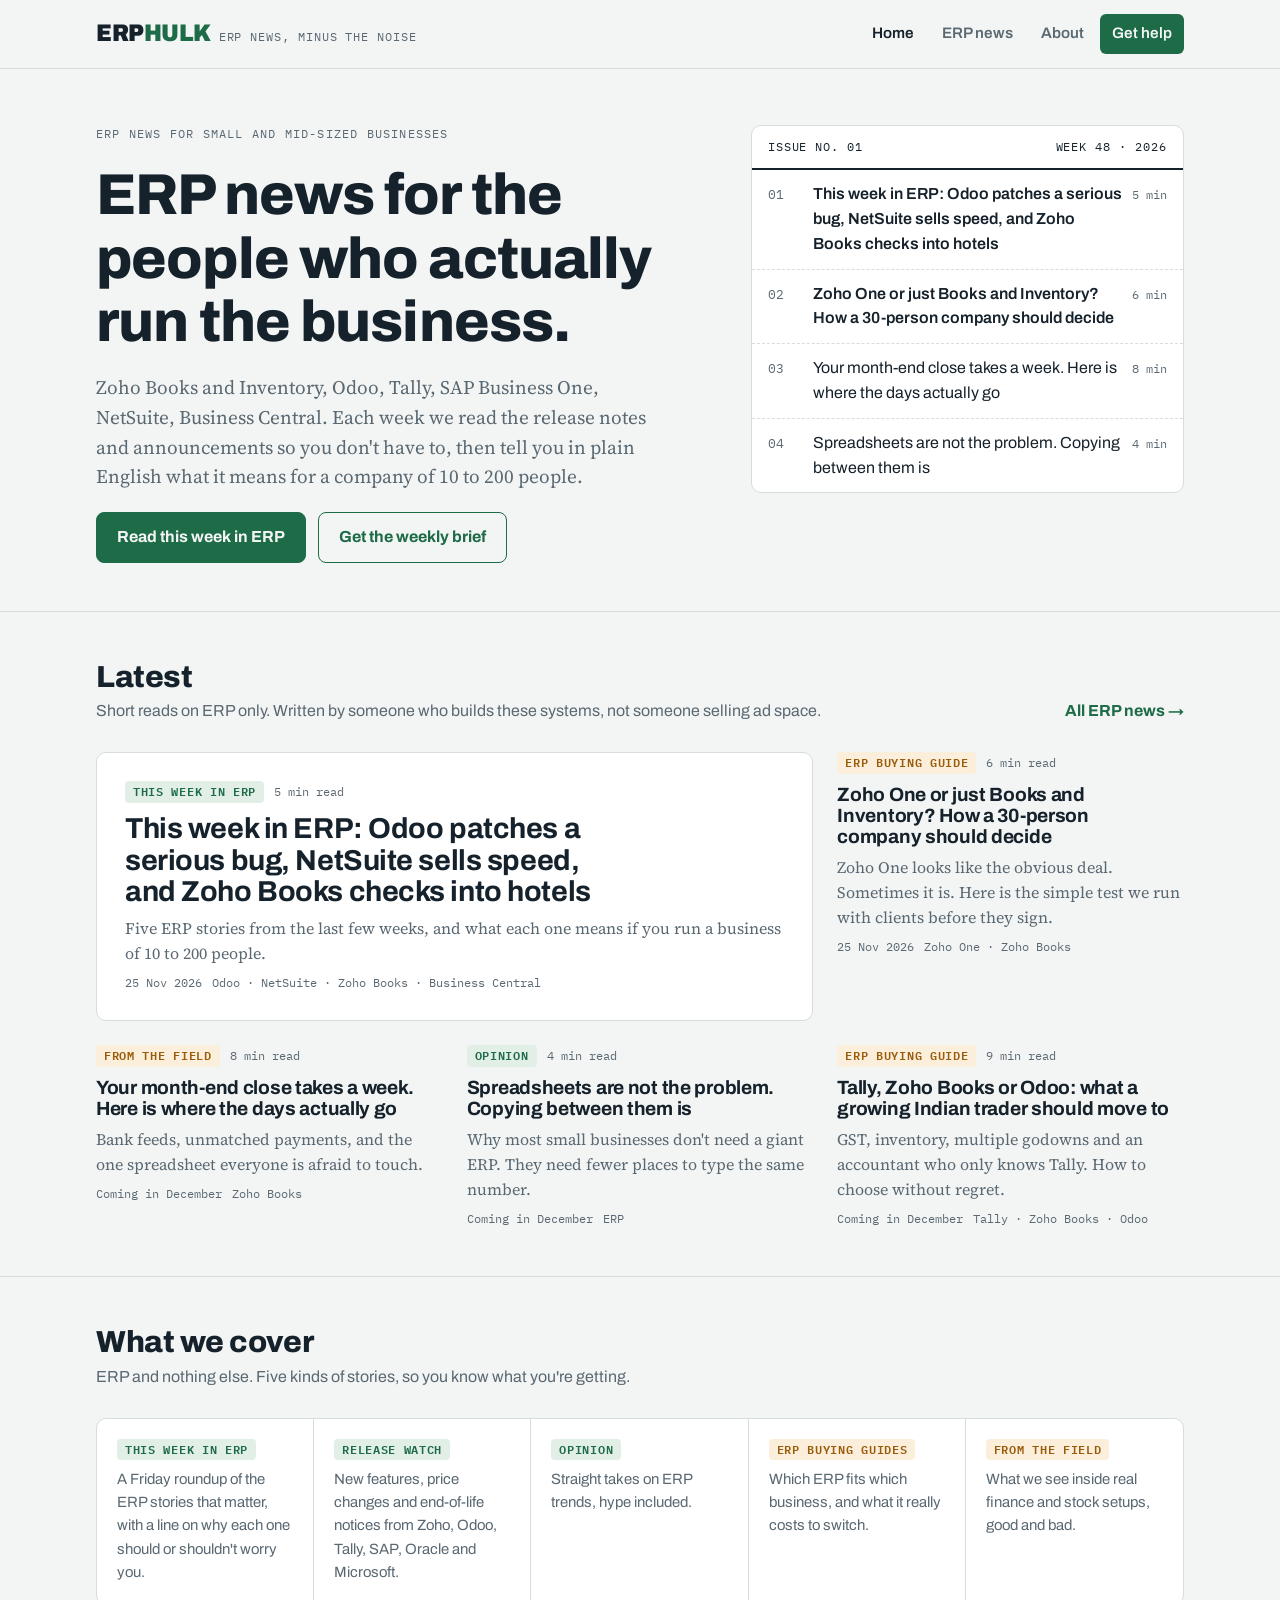
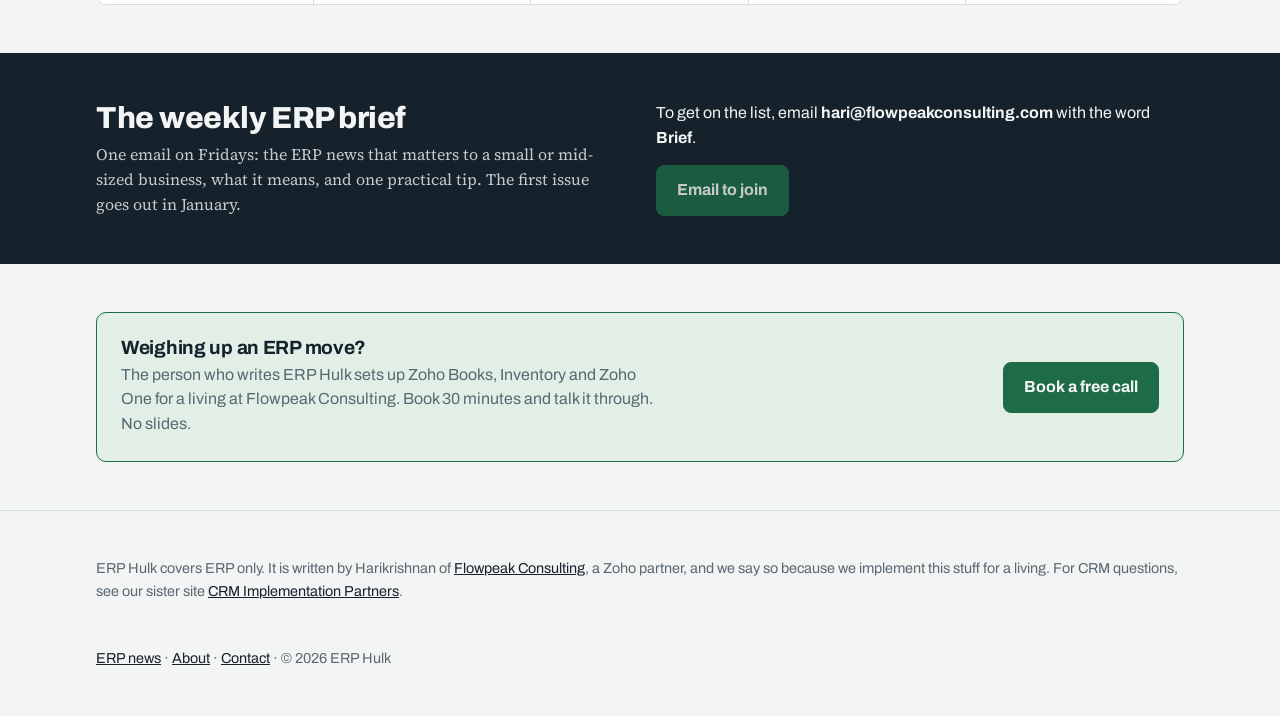
<file: index.html>
<!doctype html>
<html lang="en">
<head>
<meta charset="utf-8">
<meta name="viewport" content="width=device-width, initial-scale=1, viewport-fit=cover">
<title>ERP Hulk: ERP news for small and mid-sized businesses</title>
<meta name="description" content="Plain-English ERP news for owners and finance heads: Zoho Books, Odoo, Tally, SAP Business One, NetSuite and Business Central.">
<link rel="canonical" href="https://www.erphulk.com/">
<meta property="og:title" content="ERP Hulk: ERP news for small and mid-sized businesses">
<meta property="og:description" content="Plain-English ERP news for owners and finance heads: Zoho Books, Odoo, Tally, SAP Business One, NetSuite and Business Central.">
<meta property="og:type" content="website">
<link rel="preconnect" href="https://fonts.googleapis.com"><link rel="preconnect" href="https://fonts.gstatic.com" crossorigin><link rel="stylesheet" href="https://fonts.googleapis.com/css2?family=Archivo:wdth,wght@75..125,400..900&family=IBM+Plex+Mono:wght@400;600&family=Source+Serif+4:opsz,wght@8..60,400;8..60,600&display=swap">
<link rel="stylesheet" href="styles.css">
</head>
<body>
<header class="site-header"><div class="wrap">
<a class="logo" href="index.html"><span class="logo-mark">ERP<span>HULK</span></span><span class="logo-tag">ERP news, minus the noise</span></a>
<nav class="nav" aria-label="Main"><a href="index.html" aria-current="page">Home</a><a href="news.html">ERP news</a><a href="about.html">About</a><a class="nav-cta" href="contact.html">Get help</a></nav>
</div></header>
<main>
<section class="hero"><div class="wrap">
<div class="hero-copy">
<span class="eyebrow">ERP news for small and mid-sized businesses</span>
<h1>ERP news for the people who actually run the business.</h1>
<p class="lede">Zoho Books and Inventory, Odoo, Tally, SAP Business One, NetSuite, Business Central. Each week we read the release notes and announcements so you don't have to, then tell you in plain English what it means for a company of 10 to 200 people.</p>
<div class="hero-actions"><a class="btn btn-primary" href="this-week-in-erp-week-48-2026.html">Read this week in ERP</a><a class="btn btn-ghost" href="#brief">Get the weekly brief</a></div>
</div>
<div class="ledger" aria-label="This issue">
<div class="ledger-head"><span>Issue No. 01</span><span>Week 48 · 2026</span></div>
<ol><li><span class="no">01</span><a href="this-week-in-erp-week-48-2026.html">This week in ERP: Odoo patches a serious bug, NetSuite sells speed, and Zoho Books checks into hotels</a><span class="min">5 min</span></li><li><span class="no">02</span><a href="zoho-one-or-books-and-inventory.html">Zoho One or just Books and Inventory? How a 30-person company should decide</a><span class="min">6 min</span></li><li><span class="no">03</span><span>Your month-end close takes a week. Here is where the days actually go</span><span class="min">8 min</span></li><li><span class="no">04</span><span>Spreadsheets are not the problem. Copying between them is</span><span class="min">4 min</span></li></ol>
</div>
</div></section>

<section class="section"><div class="wrap">
<div class="section-head"><div><h2>Latest</h2><p>Short reads on ERP only. Written by someone who builds these systems, not someone selling ad space.</p></div><a class="link-arrow" href="news.html">All ERP news →</a></div>
<div class="grid">
<article class="story story-feature" data-pillar="news">
<div class="meta"><span class="tag">This week in ERP</span><span>5 min read</span></div>
<div class="story-body" style="display:grid;gap:8px;min-width:0"><h3><a href="this-week-in-erp-week-48-2026.html">This week in ERP: Odoo patches a serious bug, NetSuite sells speed, and Zoho Books checks into hotels</a></h3><p>Five ERP stories from the last few weeks, and what each one means if you run a business of 10 to 200 people.</p><div class="meta"><span>25 Nov 2026</span><span>Odoo · NetSuite · Zoho Books · Business Central</span></div></div>
</article>
<article class="story" data-pillar="guides">
<div class="meta"><span class="tag amber">ERP buying guide</span><span>6 min read</span></div>
<div class="story-body" style="display:grid;gap:8px;min-width:0"><h3><a href="zoho-one-or-books-and-inventory.html">Zoho One or just Books and Inventory? How a 30-person company should decide</a></h3><p>Zoho One looks like the obvious deal. Sometimes it is. Here is the simple test we run with clients before they sign.</p><div class="meta"><span>25 Nov 2026</span><span>Zoho One · Zoho Books</span></div></div>
</article>
<article class="story" data-pillar="field">
<div class="meta"><span class="tag amber">From the field</span><span>8 min read</span></div>
<div class="story-body" style="display:grid;gap:8px;min-width:0"><h3>Your month-end close takes a week. Here is where the days actually go</h3><p>Bank feeds, unmatched payments, and the one spreadsheet everyone is afraid to touch.</p><div class="meta"><span>Coming in December</span><span>Zoho Books</span></div></div>
</article>
<article class="story" data-pillar="opinion">
<div class="meta"><span class="tag">Opinion</span><span>4 min read</span></div>
<div class="story-body" style="display:grid;gap:8px;min-width:0"><h3>Spreadsheets are not the problem. Copying between them is</h3><p>Why most small businesses don't need a giant ERP. They need fewer places to type the same number.</p><div class="meta"><span>Coming in December</span><span>ERP</span></div></div>
</article>
<article class="story" data-pillar="guides">
<div class="meta"><span class="tag amber">ERP buying guide</span><span>9 min read</span></div>
<div class="story-body" style="display:grid;gap:8px;min-width:0"><h3>Tally, Zoho Books or Odoo: what a growing Indian trader should move to</h3><p>GST, inventory, multiple godowns and an accountant who only knows Tally. How to choose without regret.</p><div class="meta"><span>Coming in December</span><span>Tally · Zoho Books · Odoo</span></div></div>
</article>
</div>
</div></section>

<section class="section"><div class="wrap">
<div class="section-head"><div><h2>What we cover</h2><p>ERP and nothing else. Five kinds of stories, so you know what you're getting.</p></div></div>
<div class="pillars">
<div class="pillar"><span class="tag">This week in ERP</span><p>A Friday roundup of the ERP stories that matter, with a line on why each one should or shouldn't worry you.</p></div>
<div class="pillar"><span class="tag">Release watch</span><p>New features, price changes and end-of-life notices from Zoho, Odoo, Tally, SAP, Oracle and Microsoft.</p></div>
<div class="pillar"><span class="tag">Opinion</span><p>Straight takes on ERP trends, hype included.</p></div>
<div class="pillar"><span class="tag amber">ERP buying guides</span><p>Which ERP fits which business, and what it really costs to switch.</p></div>
<div class="pillar"><span class="tag amber">From the field</span><p>What we see inside real finance and stock setups, good and bad.</p></div>
</div>
</div></section>

<section class="band" aria-labelledby="brief"><div class="wrap">
<div><h2 id="brief">The weekly ERP brief</h2><p>One email on Fridays: the ERP news that matters to a small or mid-sized business, what it means, and one practical tip. The first issue goes out in January.</p></div>
<div><p style="margin:0;font-family:var(--font-ui);opacity:1">To get on the list, email <strong>hari@flowpeakconsulting.com</strong> with the word <strong>Brief</strong>.</p>
<p style="margin-top:14px"><a class="btn btn-primary" href="mailto:hari@flowpeakconsulting.com?subject=Brief">Email to join</a></p></div>
</div></section>

<section class="section" style="border-top:0"><div class="wrap"><aside class="help-box">
<div><h3>Weighing up an ERP move?</h3><p>The person who writes ERP Hulk sets up Zoho Books, Inventory and Zoho One for a living at Flowpeak Consulting. Book 30 minutes and talk it through. No slides.</p></div>
<a class="btn btn-primary" href="https://www.flowpeakconsulting.com/contact#book">Book a free call</a>
</aside></div></section>
</main>
<footer class="site-footer"><div class="wrap">
<p>ERP Hulk covers ERP only. It is written by Harikrishnan of <a href="https://www.flowpeakconsulting.com/">Flowpeak Consulting</a>, a Zoho partner, and we say so because we implement this stuff for a living. For CRM questions, see our sister site <a href="https://crmimplementationpartners.com/">CRM Implementation Partners</a>.</p>
<p><a href="news.html">ERP news</a> · <a href="about.html">About</a> · <a href="contact.html">Contact</a> · © 2026 ERP Hulk</p>
</div></footer>
<script>
var bar = document.querySelector(".filters");
if (bar) {
  bar.addEventListener("click", function (e) {
    var b = e.target.closest("button"); if (!b) return;
    bar.querySelectorAll("button").forEach(function (x) { x.setAttribute("aria-pressed", x === b ? "true" : "false"); });
    var k = b.getAttribute("data-filter");
    document.querySelectorAll(".list .story").forEach(function (s) {
      s.hidden = !(k === "all" || s.getAttribute("data-pillar") === k);
    });
  });
}
</script>
</body>
</html>
</file>
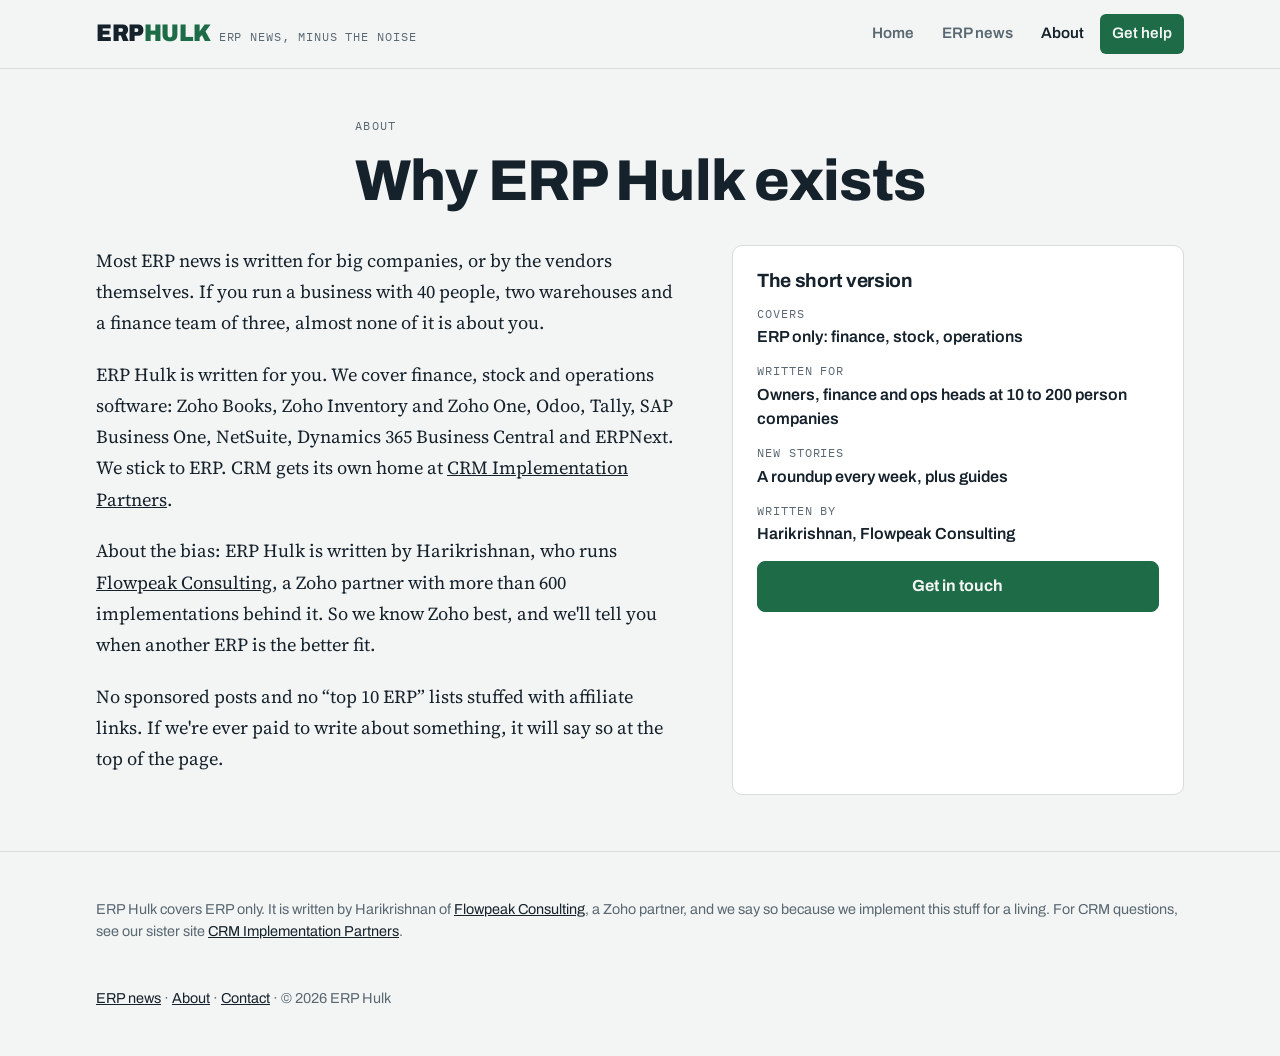
<file: about.html>
<!doctype html>
<html lang="en">
<head>
<meta charset="utf-8">
<meta name="viewport" content="width=device-width, initial-scale=1, viewport-fit=cover">
<title>About · ERP Hulk</title>
<meta name="description" content="Who writes ERP Hulk, what it covers, and where the bias lies.">
<link rel="canonical" href="https://www.erphulk.com/about.html">
<meta property="og:title" content="About · ERP Hulk">
<meta property="og:description" content="Who writes ERP Hulk, what it covers, and where the bias lies.">
<meta property="og:type" content="website">
<link rel="preconnect" href="https://fonts.googleapis.com"><link rel="preconnect" href="https://fonts.gstatic.com" crossorigin><link rel="stylesheet" href="https://fonts.googleapis.com/css2?family=Archivo:wdth,wght@75..125,400..900&family=IBM+Plex+Mono:wght@400;600&family=Source+Serif+4:opsz,wght@8..60,400;8..60,600&display=swap">
<link rel="stylesheet" href="styles.css">
</head>
<body>
<header class="site-header"><div class="wrap">
<a class="logo" href="index.html"><span class="logo-mark">ERP<span>HULK</span></span><span class="logo-tag">ERP news, minus the noise</span></a>
<nav class="nav" aria-label="Main"><a href="index.html">Home</a><a href="news.html">ERP news</a><a href="about.html" aria-current="page">About</a><a class="nav-cta" href="contact.html">Get help</a></nav>
</div></header>
<main>
<section class="page-head"><div class="wrap" style="display:grid;gap:14px">
<span class="eyebrow">About</span>
<h1>Why ERP Hulk exists</h1>
</div></section>
<section><div class="wrap two-col">
<div class="prose">
<p>Most ERP news is written for big companies, or by the vendors themselves. If you run a business with 40 people, two warehouses and a finance team of three, almost none of it is about you.</p>
<p>ERP Hulk is written for you. We cover finance, stock and operations software: Zoho Books, Zoho Inventory and Zoho One, Odoo, Tally, SAP Business One, NetSuite, Dynamics 365 Business Central and ERPNext. We stick to ERP. CRM gets its own home at <a href="https://crmimplementationpartners.com/">CRM Implementation Partners</a>.</p>
<p>About the bias: ERP Hulk is written by Harikrishnan, who runs <a href="https://www.flowpeakconsulting.com/">Flowpeak Consulting</a>, a Zoho partner with more than 600 implementations behind it. So we know Zoho best, and we'll tell you when another ERP is the better fit.</p>
<p>No sponsored posts and no “top 10 ERP” lists stuffed with affiliate links. If we're ever paid to write about something, it will say so at the top of the page.</p>
</div>
<aside class="panel">
<h3>The short version</h3>
<dl>
<div><dt>Covers</dt><dd>ERP only: finance, stock, operations</dd></div>
<div><dt>Written for</dt><dd>Owners, finance and ops heads at 10 to 200 person companies</dd></div>
<div><dt>New stories</dt><dd>A roundup every week, plus guides</dd></div>
<div><dt>Written by</dt><dd>Harikrishnan, Flowpeak Consulting</dd></div>
</dl>
<a class="btn btn-primary" href="contact.html">Get in touch</a>
</aside>
</div></section>
</main>
<footer class="site-footer"><div class="wrap">
<p>ERP Hulk covers ERP only. It is written by Harikrishnan of <a href="https://www.flowpeakconsulting.com/">Flowpeak Consulting</a>, a Zoho partner, and we say so because we implement this stuff for a living. For CRM questions, see our sister site <a href="https://crmimplementationpartners.com/">CRM Implementation Partners</a>.</p>
<p><a href="news.html">ERP news</a> · <a href="about.html">About</a> · <a href="contact.html">Contact</a> · © 2026 ERP Hulk</p>
</div></footer>
<script>
var bar = document.querySelector(".filters");
if (bar) {
  bar.addEventListener("click", function (e) {
    var b = e.target.closest("button"); if (!b) return;
    bar.querySelectorAll("button").forEach(function (x) { x.setAttribute("aria-pressed", x === b ? "true" : "false"); });
    var k = b.getAttribute("data-filter");
    document.querySelectorAll(".list .story").forEach(function (s) {
      s.hidden = !(k === "all" || s.getAttribute("data-pillar") === k);
    });
  });
}
</script>
</body>
</html>
</file>
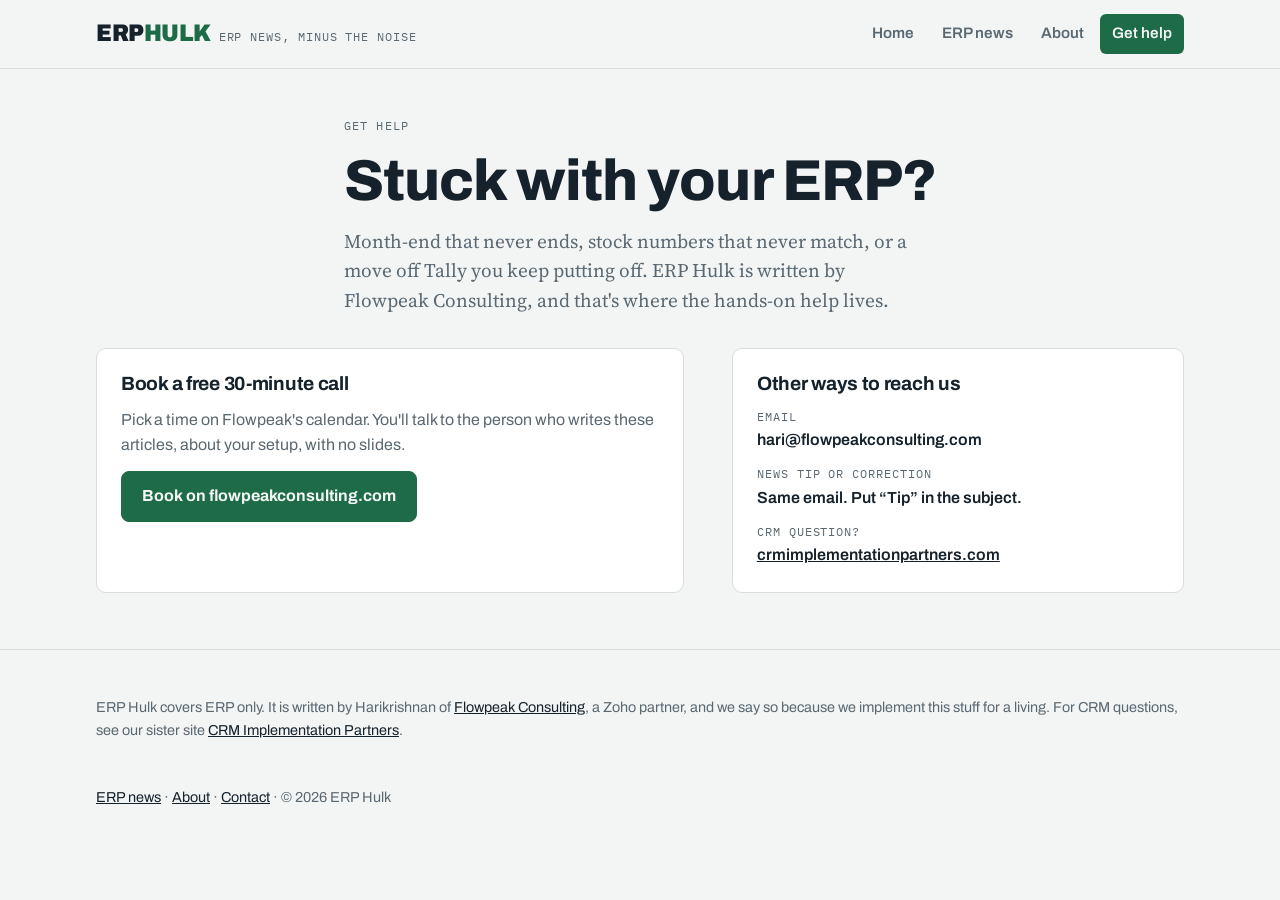
<file: contact.html>
<!doctype html>
<html lang="en">
<head>
<meta charset="utf-8">
<meta name="viewport" content="width=device-width, initial-scale=1, viewport-fit=cover">
<title>Get help · ERP Hulk</title>
<meta name="description" content="Talk to the person behind ERP Hulk about your Zoho Books, Inventory or ERP setup.">
<link rel="canonical" href="https://www.erphulk.com/contact.html">
<meta property="og:title" content="Get help · ERP Hulk">
<meta property="og:description" content="Talk to the person behind ERP Hulk about your Zoho Books, Inventory or ERP setup.">
<meta property="og:type" content="website">
<link rel="preconnect" href="https://fonts.googleapis.com"><link rel="preconnect" href="https://fonts.gstatic.com" crossorigin><link rel="stylesheet" href="https://fonts.googleapis.com/css2?family=Archivo:wdth,wght@75..125,400..900&family=IBM+Plex+Mono:wght@400;600&family=Source+Serif+4:opsz,wght@8..60,400;8..60,600&display=swap">
<link rel="stylesheet" href="styles.css">
</head>
<body>
<header class="site-header"><div class="wrap">
<a class="logo" href="index.html"><span class="logo-mark">ERP<span>HULK</span></span><span class="logo-tag">ERP news, minus the noise</span></a>
<nav class="nav" aria-label="Main"><a href="index.html">Home</a><a href="news.html">ERP news</a><a href="about.html">About</a><a class="nav-cta" href="contact.html" aria-current="page">Get help</a></nav>
</div></header>
<main>
<section class="page-head"><div class="wrap" style="display:grid;gap:14px">
<span class="eyebrow">Get help</span>
<h1>Stuck with your ERP?</h1>
<p class="lede">Month-end that never ends, stock numbers that never match, or a move off Tally you keep putting off. ERP Hulk is written by Flowpeak Consulting, and that's where the hands-on help lives.</p>
</div></section>
<section><div class="wrap two-col">
<div class="panel">
<h3>Book a free 30-minute call</h3>
<p style="margin:0;color:var(--muted)">Pick a time on Flowpeak's calendar. You'll talk to the person who writes these articles, about your setup, with no slides.</p>
<a class="btn btn-primary" href="https://www.flowpeakconsulting.com/contact#book" style="justify-self:start">Book on flowpeakconsulting.com</a>
</div>
<aside class="panel">
<h3>Other ways to reach us</h3>
<dl>
<div><dt>Email</dt><dd>hari@flowpeakconsulting.com</dd></div>
<div><dt>News tip or correction</dt><dd>Same email. Put “Tip” in the subject.</dd></div>
<div><dt>CRM question?</dt><dd><a href="https://crmimplementationpartners.com/">crmimplementationpartners.com</a></dd></div>
</dl>
</aside>
</div></section>
</main>
<footer class="site-footer"><div class="wrap">
<p>ERP Hulk covers ERP only. It is written by Harikrishnan of <a href="https://www.flowpeakconsulting.com/">Flowpeak Consulting</a>, a Zoho partner, and we say so because we implement this stuff for a living. For CRM questions, see our sister site <a href="https://crmimplementationpartners.com/">CRM Implementation Partners</a>.</p>
<p><a href="news.html">ERP news</a> · <a href="about.html">About</a> · <a href="contact.html">Contact</a> · © 2026 ERP Hulk</p>
</div></footer>
<script>
var bar = document.querySelector(".filters");
if (bar) {
  bar.addEventListener("click", function (e) {
    var b = e.target.closest("button"); if (!b) return;
    bar.querySelectorAll("button").forEach(function (x) { x.setAttribute("aria-pressed", x === b ? "true" : "false"); });
    var k = b.getAttribute("data-filter");
    document.querySelectorAll(".list .story").forEach(function (s) {
      s.hidden = !(k === "all" || s.getAttribute("data-pillar") === k);
    });
  });
}
</script>
</body>
</html>
</file>
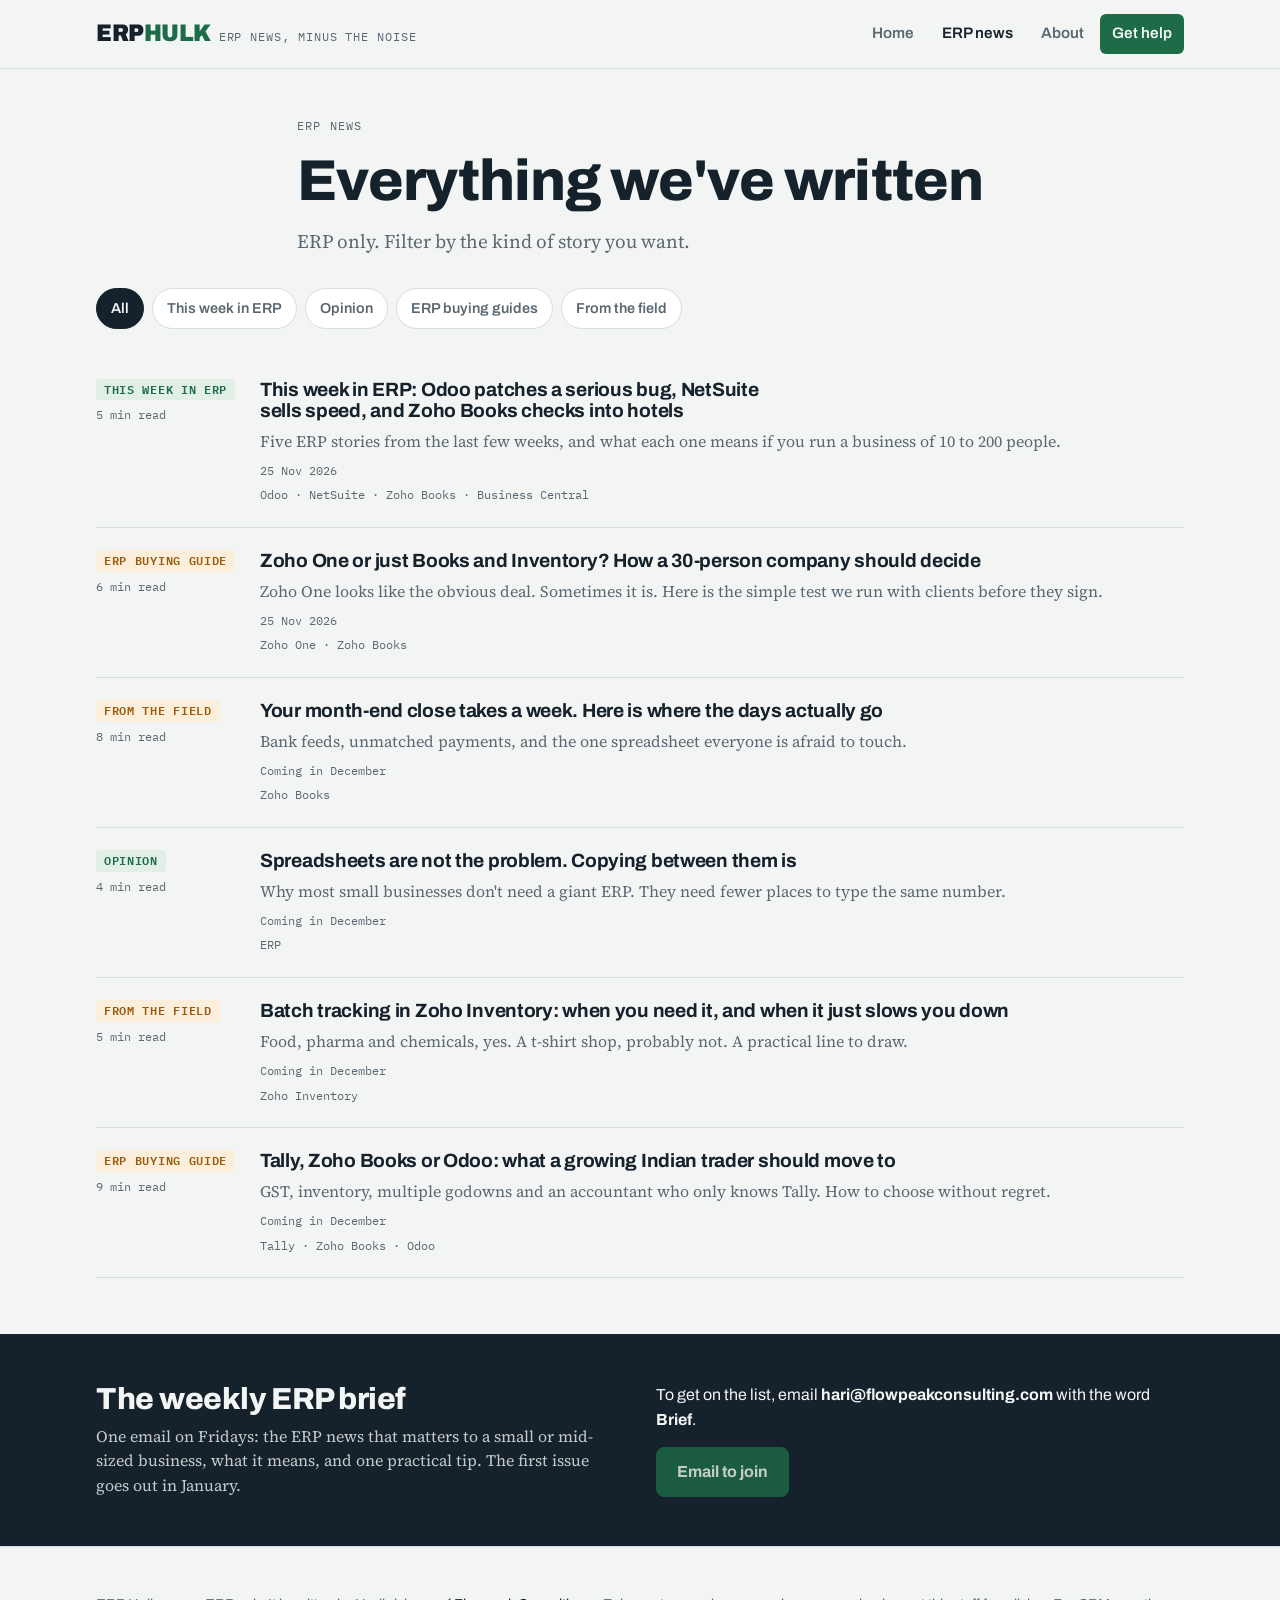
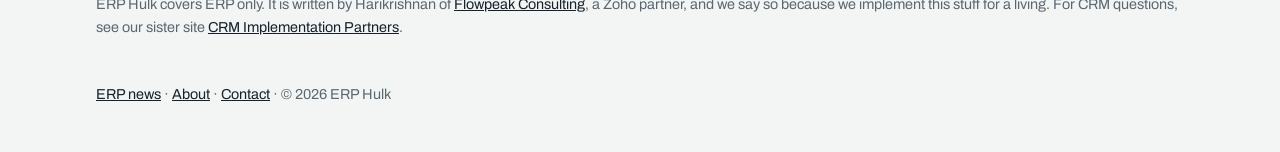
<file: news.html>
<!doctype html>
<html lang="en">
<head>
<meta charset="utf-8">
<meta name="viewport" content="width=device-width, initial-scale=1, viewport-fit=cover">
<title>ERP news · ERP Hulk</title>
<meta name="description" content="All ERP Hulk stories: weekly ERP roundups, opinion, buying guides and notes from real ERP projects.">
<link rel="canonical" href="https://www.erphulk.com/news.html">
<meta property="og:title" content="ERP news · ERP Hulk">
<meta property="og:description" content="All ERP Hulk stories: weekly ERP roundups, opinion, buying guides and notes from real ERP projects.">
<meta property="og:type" content="website">
<link rel="preconnect" href="https://fonts.googleapis.com"><link rel="preconnect" href="https://fonts.gstatic.com" crossorigin><link rel="stylesheet" href="https://fonts.googleapis.com/css2?family=Archivo:wdth,wght@75..125,400..900&family=IBM+Plex+Mono:wght@400;600&family=Source+Serif+4:opsz,wght@8..60,400;8..60,600&display=swap">
<link rel="stylesheet" href="styles.css">
</head>
<body>
<header class="site-header"><div class="wrap">
<a class="logo" href="index.html"><span class="logo-mark">ERP<span>HULK</span></span><span class="logo-tag">ERP news, minus the noise</span></a>
<nav class="nav" aria-label="Main"><a href="index.html">Home</a><a href="news.html" aria-current="page">ERP news</a><a href="about.html">About</a><a class="nav-cta" href="contact.html">Get help</a></nav>
</div></header>
<main>
<section class="page-head"><div class="wrap" style="display:grid;gap:14px">
<span class="eyebrow">ERP news</span>
<h1>Everything we've written</h1>
<p class="lede">ERP only. Filter by the kind of story you want.</p>
</div></section>
<section><div class="wrap" style="padding-bottom:56px">
<div class="filters" role="group" aria-label="Filter stories">
<button type="button" data-filter="all" aria-pressed="true">All</button>
<button type="button" data-filter="news" aria-pressed="false">This week in ERP</button>
<button type="button" data-filter="opinion" aria-pressed="false">Opinion</button>
<button type="button" data-filter="guides" aria-pressed="false">ERP buying guides</button>
<button type="button" data-filter="field" aria-pressed="false">From the field</button>
</div>
<div class="list"><article class="story" data-pillar="news">
<div class="meta"><span class="tag">This week in ERP</span><span>5 min read</span></div>
<div class="story-body" style="display:grid;gap:8px;min-width:0"><h3><a href="this-week-in-erp-week-48-2026.html">This week in ERP: Odoo patches a serious bug, NetSuite sells speed, and Zoho Books checks into hotels</a></h3><p>Five ERP stories from the last few weeks, and what each one means if you run a business of 10 to 200 people.</p><div class="meta"><span>25 Nov 2026</span><span>Odoo · NetSuite · Zoho Books · Business Central</span></div></div>
</article><article class="story" data-pillar="guides">
<div class="meta"><span class="tag amber">ERP buying guide</span><span>6 min read</span></div>
<div class="story-body" style="display:grid;gap:8px;min-width:0"><h3><a href="zoho-one-or-books-and-inventory.html">Zoho One or just Books and Inventory? How a 30-person company should decide</a></h3><p>Zoho One looks like the obvious deal. Sometimes it is. Here is the simple test we run with clients before they sign.</p><div class="meta"><span>25 Nov 2026</span><span>Zoho One · Zoho Books</span></div></div>
</article><article class="story" data-pillar="field">
<div class="meta"><span class="tag amber">From the field</span><span>8 min read</span></div>
<div class="story-body" style="display:grid;gap:8px;min-width:0"><h3>Your month-end close takes a week. Here is where the days actually go</h3><p>Bank feeds, unmatched payments, and the one spreadsheet everyone is afraid to touch.</p><div class="meta"><span>Coming in December</span><span>Zoho Books</span></div></div>
</article><article class="story" data-pillar="opinion">
<div class="meta"><span class="tag">Opinion</span><span>4 min read</span></div>
<div class="story-body" style="display:grid;gap:8px;min-width:0"><h3>Spreadsheets are not the problem. Copying between them is</h3><p>Why most small businesses don't need a giant ERP. They need fewer places to type the same number.</p><div class="meta"><span>Coming in December</span><span>ERP</span></div></div>
</article><article class="story" data-pillar="field">
<div class="meta"><span class="tag amber">From the field</span><span>5 min read</span></div>
<div class="story-body" style="display:grid;gap:8px;min-width:0"><h3>Batch tracking in Zoho Inventory: when you need it, and when it just slows you down</h3><p>Food, pharma and chemicals, yes. A t-shirt shop, probably not. A practical line to draw.</p><div class="meta"><span>Coming in December</span><span>Zoho Inventory</span></div></div>
</article><article class="story" data-pillar="guides">
<div class="meta"><span class="tag amber">ERP buying guide</span><span>9 min read</span></div>
<div class="story-body" style="display:grid;gap:8px;min-width:0"><h3>Tally, Zoho Books or Odoo: what a growing Indian trader should move to</h3><p>GST, inventory, multiple godowns and an accountant who only knows Tally. How to choose without regret.</p><div class="meta"><span>Coming in December</span><span>Tally · Zoho Books · Odoo</span></div></div>
</article></div>
</div></section>
<section class="band" aria-labelledby="brief"><div class="wrap">
<div><h2 id="brief">The weekly ERP brief</h2><p>One email on Fridays: the ERP news that matters to a small or mid-sized business, what it means, and one practical tip. The first issue goes out in January.</p></div>
<div><p style="margin:0;font-family:var(--font-ui);opacity:1">To get on the list, email <strong>hari@flowpeakconsulting.com</strong> with the word <strong>Brief</strong>.</p>
<p style="margin-top:14px"><a class="btn btn-primary" href="mailto:hari@flowpeakconsulting.com?subject=Brief">Email to join</a></p></div>
</div></section>
</main>
<footer class="site-footer"><div class="wrap">
<p>ERP Hulk covers ERP only. It is written by Harikrishnan of <a href="https://www.flowpeakconsulting.com/">Flowpeak Consulting</a>, a Zoho partner, and we say so because we implement this stuff for a living. For CRM questions, see our sister site <a href="https://crmimplementationpartners.com/">CRM Implementation Partners</a>.</p>
<p><a href="news.html">ERP news</a> · <a href="about.html">About</a> · <a href="contact.html">Contact</a> · © 2026 ERP Hulk</p>
</div></footer>
<script>
var bar = document.querySelector(".filters");
if (bar) {
  bar.addEventListener("click", function (e) {
    var b = e.target.closest("button"); if (!b) return;
    bar.querySelectorAll("button").forEach(function (x) { x.setAttribute("aria-pressed", x === b ? "true" : "false"); });
    var k = b.getAttribute("data-filter");
    document.querySelectorAll(".list .story").forEach(function (s) {
      s.hidden = !(k === "all" || s.getAttribute("data-pillar") === k);
    });
  });
}
</script>
</body>
</html>
</file>
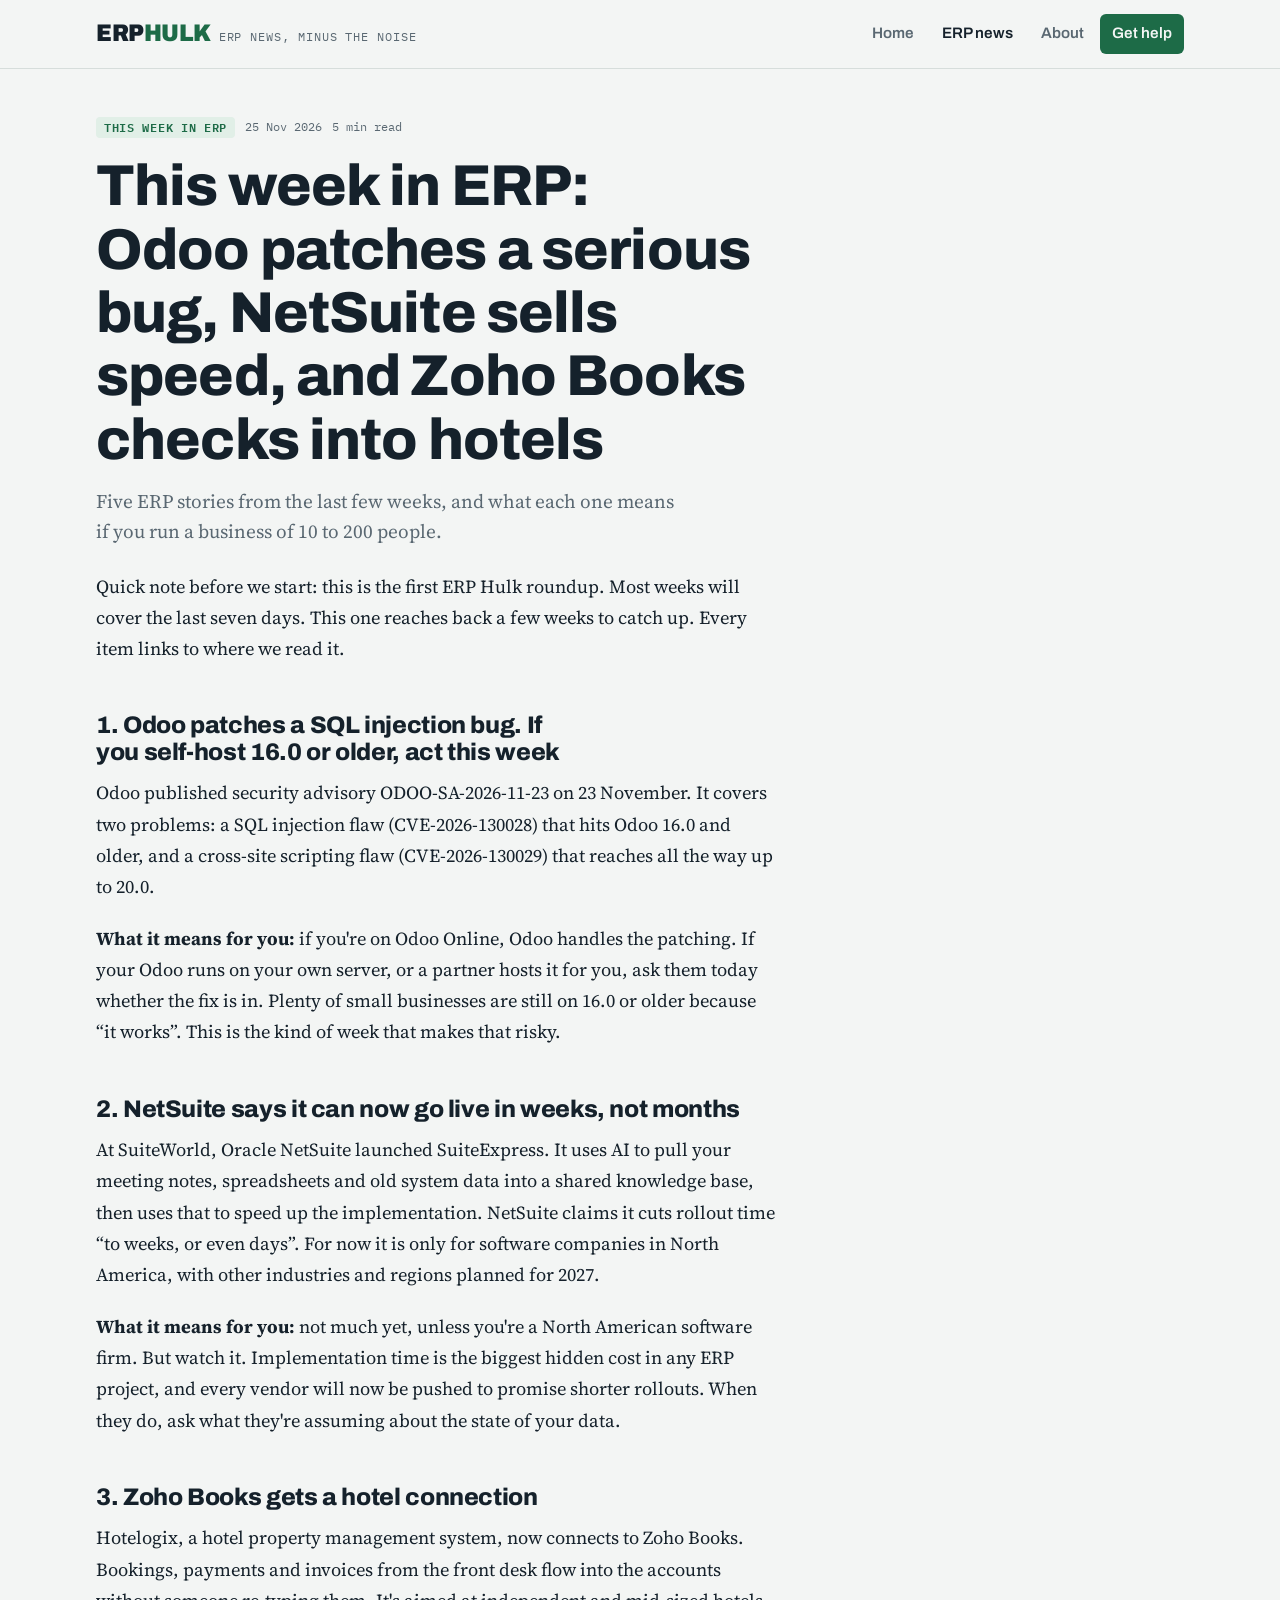
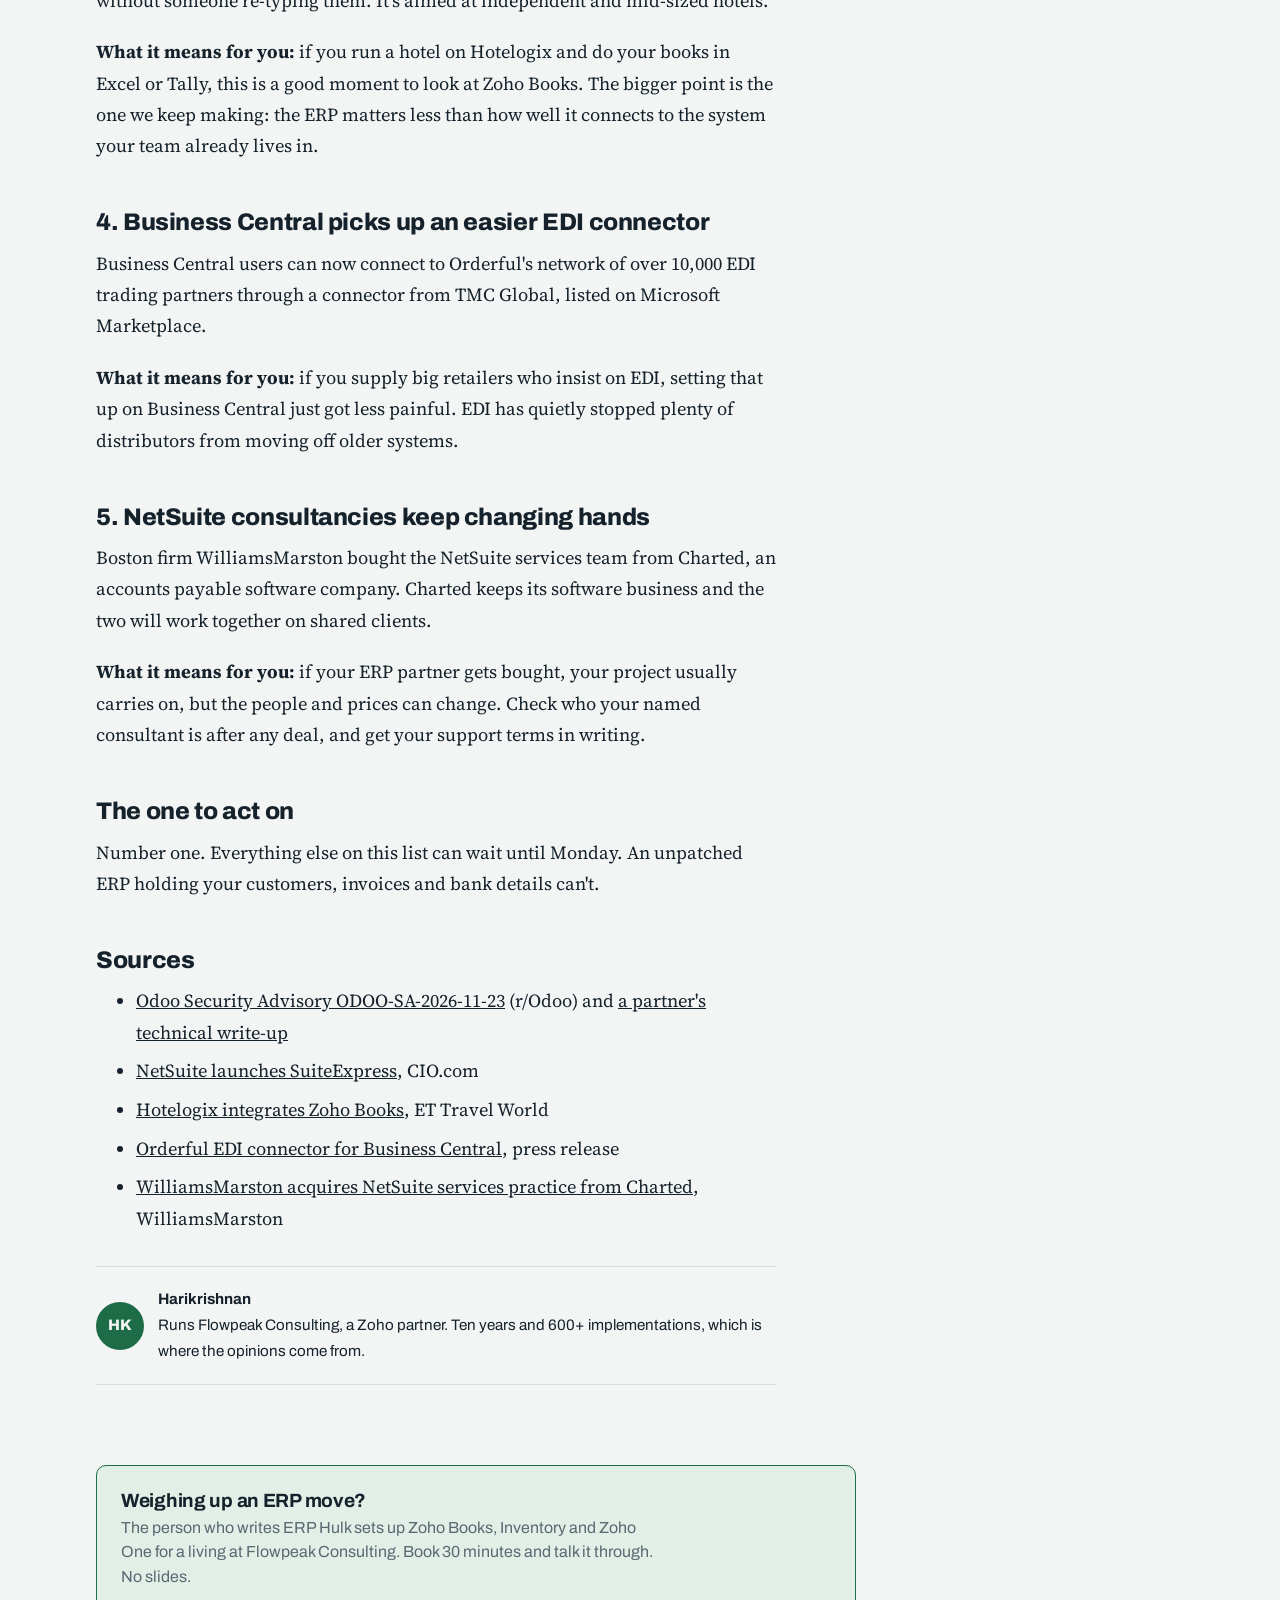
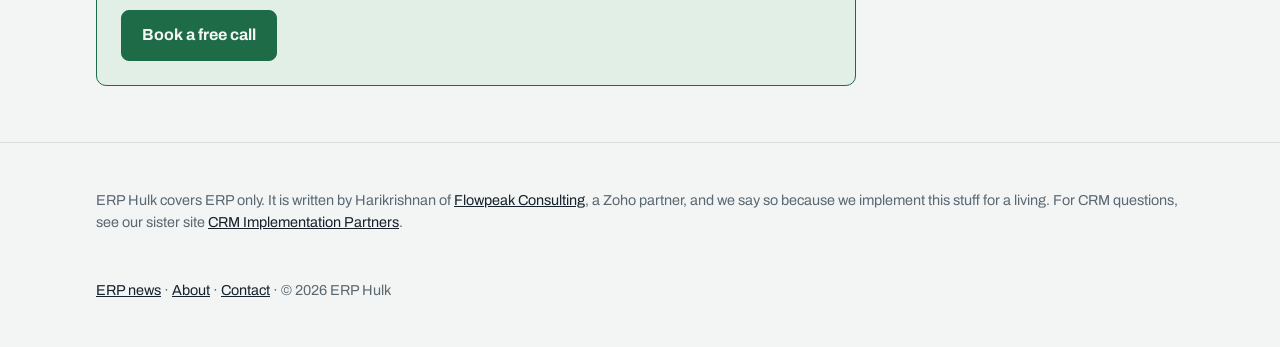
<file: this-week-in-erp-week-48-2026.html>
<!doctype html>
<html lang="en">
<head>
<meta charset="utf-8">
<meta name="viewport" content="width=device-width, initial-scale=1, viewport-fit=cover">
<title>This week in ERP: Odoo patches a serious bug, NetSuite sells speed, and Zoho Books checks into hotels · ERP Hulk</title>
<meta name="description" content="Five ERP stories from the last few weeks, and what each one means if you run a business of 10 to 200 people.">
<link rel="canonical" href="https://www.erphulk.com/this-week-in-erp-week-48-2026.html">
<meta property="og:title" content="This week in ERP: Odoo patches a serious bug, NetSuite sells speed, and Zoho Books checks into hotels · ERP Hulk">
<meta property="og:description" content="Five ERP stories from the last few weeks, and what each one means if you run a business of 10 to 200 people.">
<meta property="og:type" content="website">
<link rel="preconnect" href="https://fonts.googleapis.com"><link rel="preconnect" href="https://fonts.gstatic.com" crossorigin><link rel="stylesheet" href="https://fonts.googleapis.com/css2?family=Archivo:wdth,wght@75..125,400..900&family=IBM+Plex+Mono:wght@400;600&family=Source+Serif+4:opsz,wght@8..60,400;8..60,600&display=swap">
<link rel="stylesheet" href="styles.css">
</head>
<body>
<header class="site-header"><div class="wrap">
<a class="logo" href="index.html"><span class="logo-mark">ERP<span>HULK</span></span><span class="logo-tag">ERP news, minus the noise</span></a>
<nav class="nav" aria-label="Main"><a href="index.html">Home</a><a href="news.html" aria-current="page">ERP news</a><a href="about.html">About</a><a class="nav-cta" href="contact.html">Get help</a></nav>
</div></header>
<main>
<div class="wrap">
<header class="article-head">
<div class="meta"><span class="tag">This week in ERP</span><span>25 Nov 2026</span><span>5 min read</span></div>
<h1>This week in ERP: Odoo patches a serious bug, NetSuite sells speed, and Zoho Books checks into hotels</h1>
<p class="lede">Five ERP stories from the last few weeks, and what each one means if you run a business of 10 to 200 people.</p>
</header>
<div class="prose">
<p>Quick note before we start: this is the first ERP Hulk roundup. Most weeks will cover the last seven days. This one reaches back a few weeks to catch up. Every item links to where we read it.</p>

<h2>1. Odoo patches a SQL injection bug. If you self-host 16.0 or older, act this week</h2>
<p>Odoo published security advisory ODOO-SA-2026-11-23 on 23 November. It covers two problems: a SQL injection flaw (CVE-2026-130028) that hits Odoo 16.0 and older, and a cross-site scripting flaw (CVE-2026-130029) that reaches all the way up to 20.0.</p>
<p><strong>What it means for you:</strong> if you're on Odoo Online, Odoo handles the patching. If your Odoo runs on your own server, or a partner hosts it for you, ask them today whether the fix is in. Plenty of small businesses are still on 16.0 or older because “it works”. This is the kind of week that makes that risky.</p>

<h2>2. NetSuite says it can now go live in weeks, not months</h2>
<p>At SuiteWorld, Oracle NetSuite launched SuiteExpress. It uses AI to pull your meeting notes, spreadsheets and old system data into a shared knowledge base, then uses that to speed up the implementation. NetSuite claims it cuts rollout time “to weeks, or even days”. For now it is only for software companies in North America, with other industries and regions planned for 2027.</p>
<p><strong>What it means for you:</strong> not much yet, unless you're a North American software firm. But watch it. Implementation time is the biggest hidden cost in any ERP project, and every vendor will now be pushed to promise shorter rollouts. When they do, ask what they're assuming about the state of your data.</p>

<h2>3. Zoho Books gets a hotel connection</h2>
<p>Hotelogix, a hotel property management system, now connects to Zoho Books. Bookings, payments and invoices from the front desk flow into the accounts without someone re-typing them. It's aimed at independent and mid-sized hotels.</p>
<p><strong>What it means for you:</strong> if you run a hotel on Hotelogix and do your books in Excel or Tally, this is a good moment to look at Zoho Books. The bigger point is the one we keep making: the ERP matters less than how well it connects to the system your team already lives in.</p>

<h2>4. Business Central picks up an easier EDI connector</h2>
<p>Business Central users can now connect to Orderful's network of over 10,000 EDI trading partners through a connector from TMC Global, listed on Microsoft Marketplace.</p>
<p><strong>What it means for you:</strong> if you supply big retailers who insist on EDI, setting that up on Business Central just got less painful. EDI has quietly stopped plenty of distributors from moving off older systems.</p>

<h2>5. NetSuite consultancies keep changing hands</h2>
<p>Boston firm WilliamsMarston bought the NetSuite services team from Charted, an accounts payable software company. Charted keeps its software business and the two will work together on shared clients.</p>
<p><strong>What it means for you:</strong> if your ERP partner gets bought, your project usually carries on, but the people and prices can change. Check who your named consultant is after any deal, and get your support terms in writing.</p>

<h2>The one to act on</h2>
<p>Number one. Everything else on this list can wait until Monday. An unpatched ERP holding your customers, invoices and bank details can't.</p>
<h2>Sources</h2>
<ul>
<li><a href="https://www.reddit.com/r/Odoo/comments/1y3tgc3/odoo_security_advisory_odoosa20261123/">Odoo Security Advisory ODOO-SA-2026-11-23</a> (r/Odoo) and <a href="https://rag-solutions.cloud/blog/documentation-2/odoo-security-alert-cve-2026-130028-cve-2026-130029-understanding-the-threat-and-our-technical-response-9">a partner's technical write-up</a></li>
<li><a href="https://www.cio.com/article/4239667/netsuite-launches-suiteexpress-to-expedite-implementation-and-optimization-of-erp.html">NetSuite launches SuiteExpress</a>, CIO.com</li>
<li><a href="https://travel.economictimes.indiatimes.com/news/technology/hotelogix-integrates-zoho-books-to-automate-hotel-accounting-and-financial-workflows/135849856">Hotelogix integrates Zoho Books</a>, ET Travel World</li>
<li><a href="https://natlawreview.com/press-releases/orderful-edi-connector-microsoft-dynamics-365-business-central-now-available">Orderful EDI connector for Business Central</a>, press release</li>
<li><a href="https://williamsmarston.com/williamsmarston-acquires-netsuite-services-practice-from-charted/">WilliamsMarston acquires NetSuite services practice from Charted</a>, WilliamsMarston</li>
</ul>
<div class="author"><div class="avatar" aria-hidden="true">HK</div><div><strong>Harikrishnan</strong><br>Runs Flowpeak Consulting, a Zoho partner. Ten years and 600+ implementations, which is where the opinions come from.</div></div>
</div>
<div style="padding-bottom:56px;max-width:760px"><aside class="help-box">
<div><h3>Weighing up an ERP move?</h3><p>The person who writes ERP Hulk sets up Zoho Books, Inventory and Zoho One for a living at Flowpeak Consulting. Book 30 minutes and talk it through. No slides.</p></div>
<a class="btn btn-primary" href="https://www.flowpeakconsulting.com/contact#book">Book a free call</a>
</aside></div>
</div>
</main>
<footer class="site-footer"><div class="wrap">
<p>ERP Hulk covers ERP only. It is written by Harikrishnan of <a href="https://www.flowpeakconsulting.com/">Flowpeak Consulting</a>, a Zoho partner, and we say so because we implement this stuff for a living. For CRM questions, see our sister site <a href="https://crmimplementationpartners.com/">CRM Implementation Partners</a>.</p>
<p><a href="news.html">ERP news</a> · <a href="about.html">About</a> · <a href="contact.html">Contact</a> · © 2026 ERP Hulk</p>
</div></footer>
<script>
var bar = document.querySelector(".filters");
if (bar) {
  bar.addEventListener("click", function (e) {
    var b = e.target.closest("button"); if (!b) return;
    bar.querySelectorAll("button").forEach(function (x) { x.setAttribute("aria-pressed", x === b ? "true" : "false"); });
    var k = b.getAttribute("data-filter");
    document.querySelectorAll(".list .story").forEach(function (s) {
      s.hidden = !(k === "all" || s.getAttribute("data-pillar") === k);
    });
  });
}
</script>
</body>
</html>
</file>
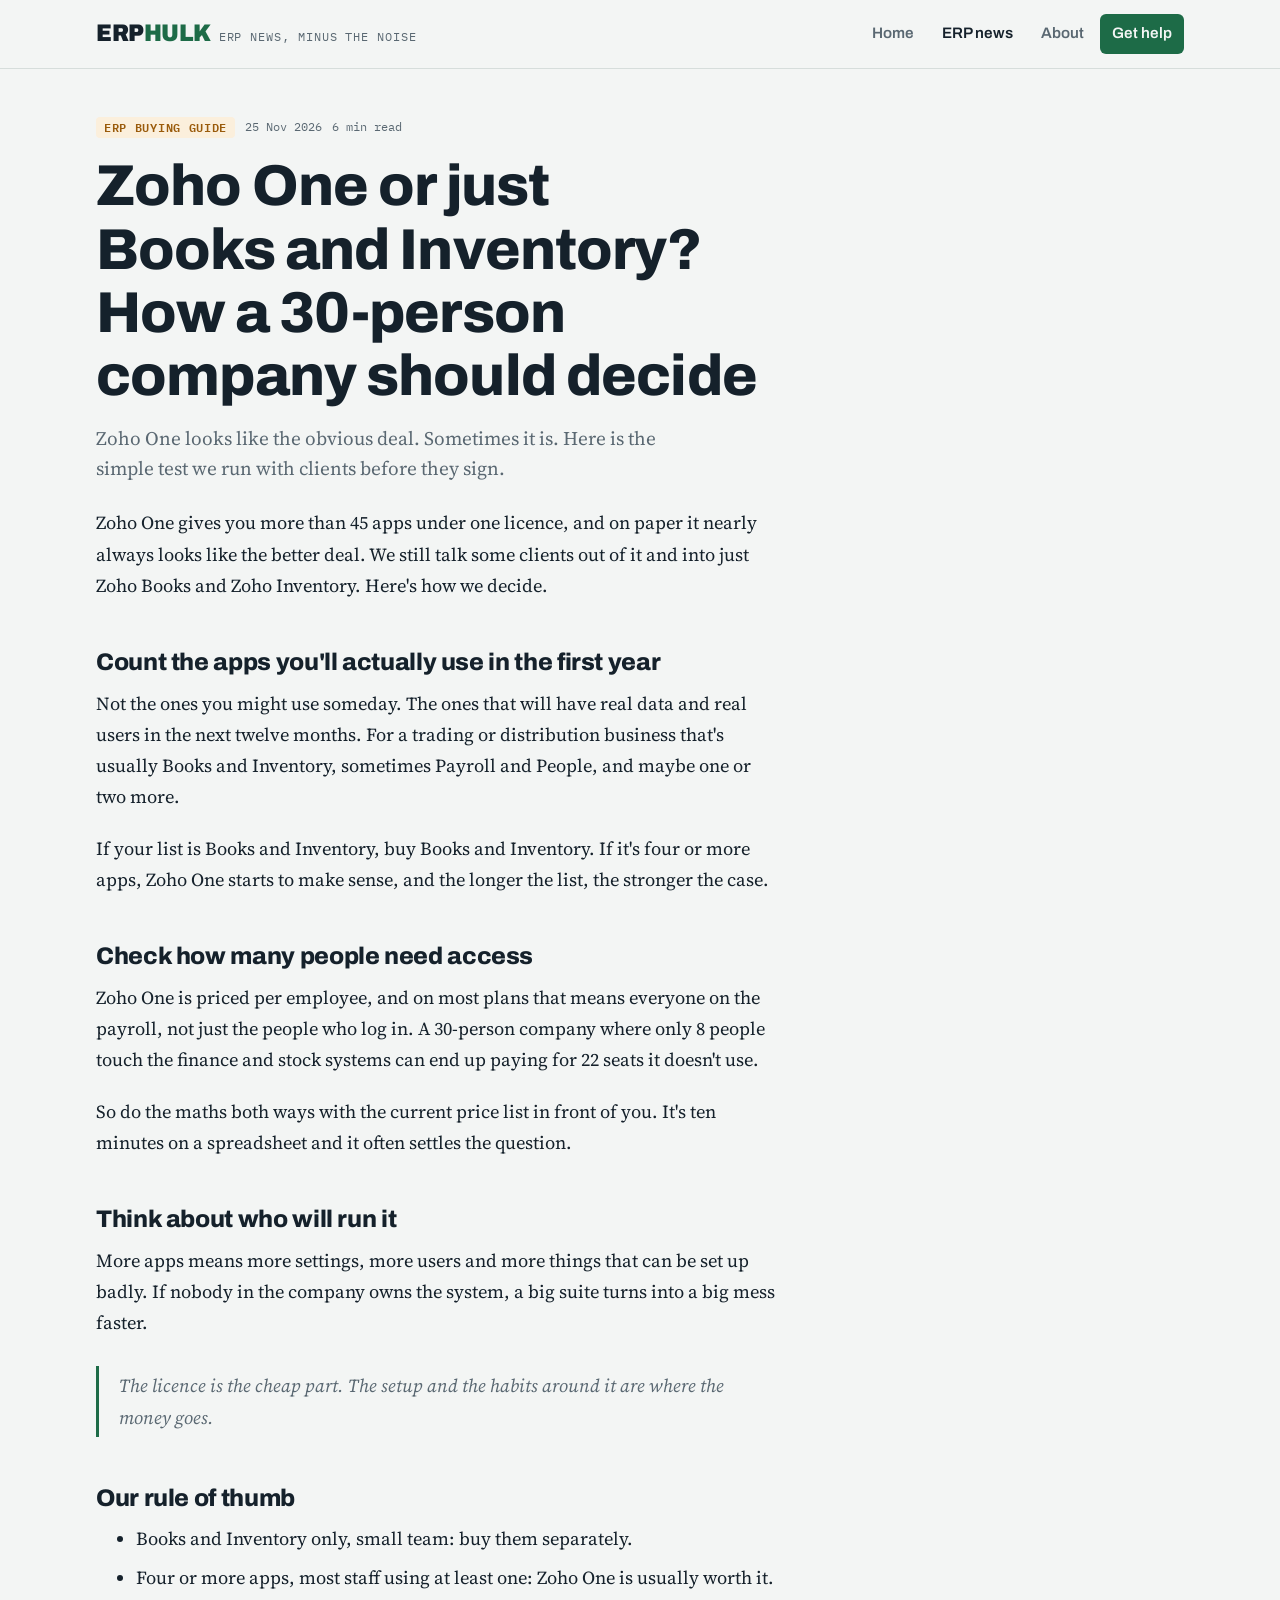
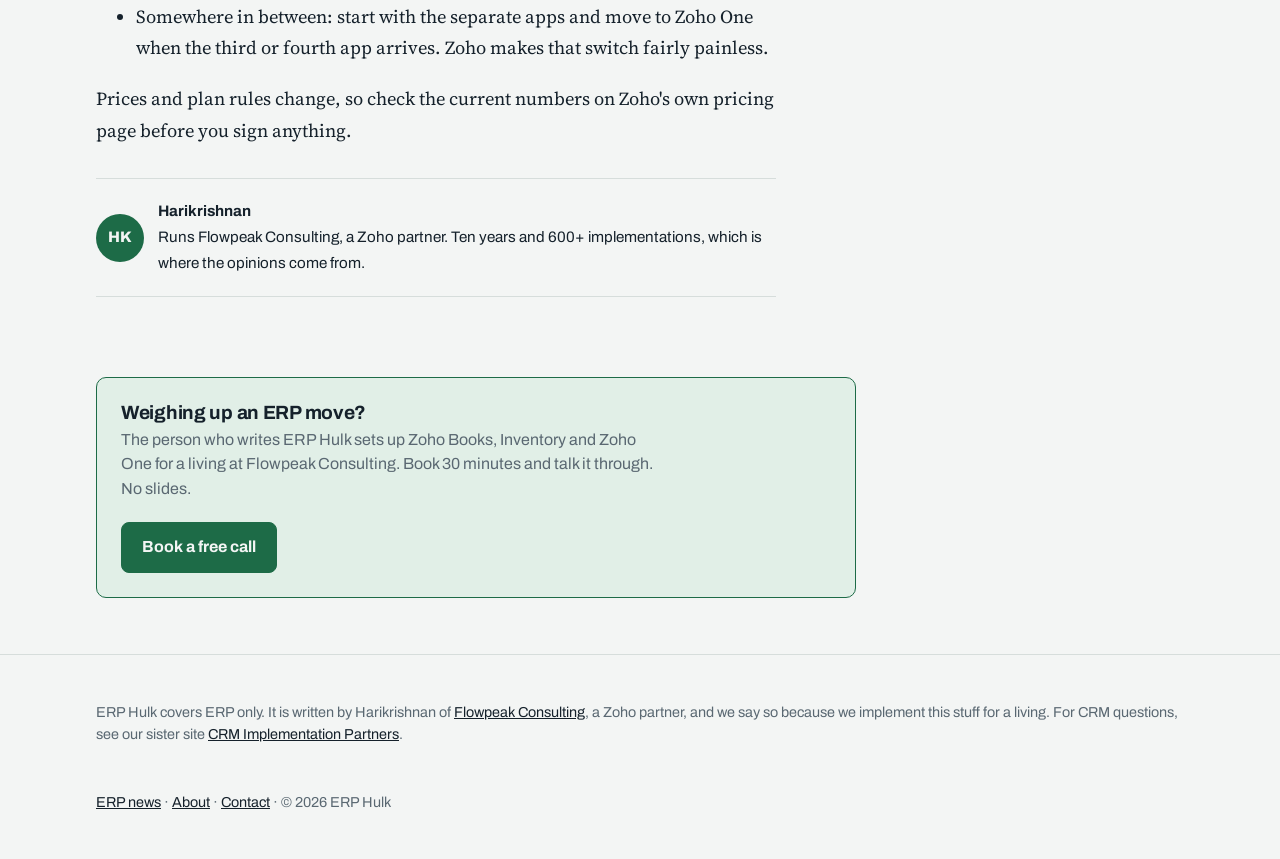
<file: zoho-one-or-books-and-inventory.html>
<!doctype html>
<html lang="en">
<head>
<meta charset="utf-8">
<meta name="viewport" content="width=device-width, initial-scale=1, viewport-fit=cover">
<title>Zoho One or just Books and Inventory? How a 30-person company should decide · ERP Hulk</title>
<meta name="description" content="Zoho One looks like the obvious deal. Sometimes it is. Here is the simple test we run with clients before they sign.">
<link rel="canonical" href="https://www.erphulk.com/zoho-one-or-books-and-inventory.html">
<meta property="og:title" content="Zoho One or just Books and Inventory? How a 30-person company should decide · ERP Hulk">
<meta property="og:description" content="Zoho One looks like the obvious deal. Sometimes it is. Here is the simple test we run with clients before they sign.">
<meta property="og:type" content="website">
<link rel="preconnect" href="https://fonts.googleapis.com"><link rel="preconnect" href="https://fonts.gstatic.com" crossorigin><link rel="stylesheet" href="https://fonts.googleapis.com/css2?family=Archivo:wdth,wght@75..125,400..900&family=IBM+Plex+Mono:wght@400;600&family=Source+Serif+4:opsz,wght@8..60,400;8..60,600&display=swap">
<link rel="stylesheet" href="styles.css">
</head>
<body>
<header class="site-header"><div class="wrap">
<a class="logo" href="index.html"><span class="logo-mark">ERP<span>HULK</span></span><span class="logo-tag">ERP news, minus the noise</span></a>
<nav class="nav" aria-label="Main"><a href="index.html">Home</a><a href="news.html" aria-current="page">ERP news</a><a href="about.html">About</a><a class="nav-cta" href="contact.html">Get help</a></nav>
</div></header>
<main>
<div class="wrap">
<header class="article-head">
<div class="meta"><span class="tag amber">ERP buying guide</span><span>25 Nov 2026</span><span>6 min read</span></div>
<h1>Zoho One or just Books and Inventory? How a 30-person company should decide</h1>
<p class="lede">Zoho One looks like the obvious deal. Sometimes it is. Here is the simple test we run with clients before they sign.</p>
</header>
<div class="prose">
<p>Zoho One gives you more than 45 apps under one licence, and on paper it nearly always looks like the better deal. We still talk some clients out of it and into just Zoho Books and Zoho Inventory. Here's how we decide.</p>

<h2>Count the apps you'll actually use in the first year</h2>
<p>Not the ones you might use someday. The ones that will have real data and real users in the next twelve months. For a trading or distribution business that's usually Books and Inventory, sometimes Payroll and People, and maybe one or two more.</p>
<p>If your list is Books and Inventory, buy Books and Inventory. If it's four or more apps, Zoho One starts to make sense, and the longer the list, the stronger the case.</p>

<h2>Check how many people need access</h2>
<p>Zoho One is priced per employee, and on most plans that means everyone on the payroll, not just the people who log in. A 30-person company where only 8 people touch the finance and stock systems can end up paying for 22 seats it doesn't use.</p>
<p>So do the maths both ways with the current price list in front of you. It's ten minutes on a spreadsheet and it often settles the question.</p>

<h2>Think about who will run it</h2>
<p>More apps means more settings, more users and more things that can be set up badly. If nobody in the company owns the system, a big suite turns into a big mess faster.</p>
<blockquote>The licence is the cheap part. The setup and the habits around it are where the money goes.</blockquote>

<h2>Our rule of thumb</h2>
<ul>
<li>Books and Inventory only, small team: buy them separately.</li>
<li>Four or more apps, most staff using at least one: Zoho One is usually worth it.</li>
<li>Somewhere in between: start with the separate apps and move to Zoho One when the third or fourth app arrives. Zoho makes that switch fairly painless.</li>
</ul>
<p>Prices and plan rules change, so check the current numbers on Zoho's own pricing page before you sign anything.</p>

<div class="author"><div class="avatar" aria-hidden="true">HK</div><div><strong>Harikrishnan</strong><br>Runs Flowpeak Consulting, a Zoho partner. Ten years and 600+ implementations, which is where the opinions come from.</div></div>
</div>
<div style="padding-bottom:56px;max-width:760px"><aside class="help-box">
<div><h3>Weighing up an ERP move?</h3><p>The person who writes ERP Hulk sets up Zoho Books, Inventory and Zoho One for a living at Flowpeak Consulting. Book 30 minutes and talk it through. No slides.</p></div>
<a class="btn btn-primary" href="https://www.flowpeakconsulting.com/contact#book">Book a free call</a>
</aside></div>
</div>
</main>
<footer class="site-footer"><div class="wrap">
<p>ERP Hulk covers ERP only. It is written by Harikrishnan of <a href="https://www.flowpeakconsulting.com/">Flowpeak Consulting</a>, a Zoho partner, and we say so because we implement this stuff for a living. For CRM questions, see our sister site <a href="https://crmimplementationpartners.com/">CRM Implementation Partners</a>.</p>
<p><a href="news.html">ERP news</a> · <a href="about.html">About</a> · <a href="contact.html">Contact</a> · © 2026 ERP Hulk</p>
</div></footer>
<script>
var bar = document.querySelector(".filters");
if (bar) {
  bar.addEventListener("click", function (e) {
    var b = e.target.closest("button"); if (!b) return;
    bar.querySelectorAll("button").forEach(function (x) { x.setAttribute("aria-pressed", x === b ? "true" : "false"); });
    var k = b.getAttribute("data-filter");
    document.querySelectorAll(".list .story").forEach(function (s) {
      s.hidden = !(k === "all" || s.getAttribute("data-pillar") === k);
    });
  });
}
</script>
</body>
</html>
</file>
<file: styles.css>
:root{--paper: #f3f5f4;--card: #ffffff;--ink: #15212b;--muted: #5a6872;--line: #d6dddb;--green: #1d6b47;--green-soft: #e1efe7;--amber: #9a5b0b;--amber-soft: #fbefdc;--font-display: 'Archivo','Arial Narrow',system-ui,sans-serif;--font-body: 'Source Serif 4',Georgia,'Times New Roman',serif;--font-ui: 'Archivo',system-ui,-apple-system,'Segoe UI',sans-serif;--font-mono: 'IBM Plex Mono',ui-monospace,Menlo,Consolas,monospace;--wrap: 1120px;}@media (prefers-color-scheme: dark){:root:not([data-theme='light']){--paper: #0f1619;--card: #162127;--ink: #e6ecea;--muted: #9aa8af;--line: #2a3a40;--green: #5fbf8d;--green-soft: #173327;--amber: #e3a54f;--amber-soft: #33270f;color-scheme: dark;}}:root[data-theme='dark']{--paper: #0f1619;--card: #162127;--ink: #e6ecea;--muted: #9aa8af;--line: #2a3a40;--green: #5fbf8d;--green-soft: #173327;--amber: #e3a54f;--amber-soft: #33270f;color-scheme: dark;}*{box-sizing: border-box;}html{-webkit-text-size-adjust: 100%;}body{margin: 0;background: var(--paper);color: var(--ink);font-family: var(--font-ui);font-size: 16px;line-height: 1.55;}img{max-width: 100%;}a{color: inherit;}a:focus-visible,button:focus-visible,input:focus-visible,select:focus-visible,textarea:focus-visible{outline: 3px solid var(--green);outline-offset: 2px;}.wrap{max-width: var(--wrap);margin: 0 auto;padding-left: max(16px,env(safe-area-inset-left,0px));padding-right: max(16px,env(safe-area-inset-right,0px));}.site-header{border-bottom: 1px solid var(--line);background: var(--paper);}.site-header .wrap{display: flex;align-items: center;justify-content: space-between;gap: 16px;flex-wrap: wrap;padding-block: 14px;}.logo{display: flex;align-items: baseline;gap: 8px;text-decoration: none;}.logo-mark{font-family: var(--font-display);font-weight: 900;font-size: 1.5rem;letter-spacing: -0.02em;font-stretch: 90%;}.logo-mark span{color: var(--green);}.logo-tag{font-family: var(--font-mono);font-size: 0.72rem;color: var(--muted);text-transform: uppercase;letter-spacing: 0.08em;}.nav{display: flex;gap: 4px;flex-wrap: wrap;}.nav a{text-decoration: none;padding: 8px 12px;border-radius: 6px;font-weight: 600;font-size: 0.95rem;color: var(--muted);}.nav a:hover{color: var(--ink);background: var(--card);}.nav a[aria-current='page']{color: var(--ink);}.nav a.nav-cta{background: var(--green);color: var(--paper);}.nav a.nav-cta:hover{background: var(--green);color: var(--paper);opacity: 0.9;}h1,h2,h3{font-family: var(--font-display);line-height: 1.1;text-wrap: balance;margin: 0;letter-spacing: -0.015em;}h1{font-size: clamp(2.1rem,5vw,3.6rem);font-weight: 800;}h2{font-size: clamp(1.4rem,2.6vw,1.9rem);font-weight: 800;}h3{font-size: 1.2rem;font-weight: 700;}.eyebrow{font-family: var(--font-mono);font-size: 0.75rem;text-transform: uppercase;letter-spacing: 0.1em;color: var(--muted);}.lede{font-family: var(--font-body);font-size: 1.2rem;color: var(--muted);max-width: 58ch;margin: 0;}.hero .wrap{display: grid;grid-template-columns: minmax(0,1.4fr) minmax(0,1fr);gap: 48px;padding-block: 56px 48px;align-items: start;}.hero-copy{display: grid;gap: 20px;min-width: 0;}.hero-actions{display: flex;gap: 12px;flex-wrap: wrap;}.btn{display: inline-flex;align-items: center;justify-content: center;gap: 8px;font-family: var(--font-ui);font-weight: 700;font-size: 1rem;padding: 12px 20px;border-radius: 8px;border: 1px solid var(--green);text-decoration: none;cursor: pointer;}.btn-primary{background: var(--green);color: var(--paper);}.btn-ghost{background: transparent;color: var(--green);}.btn:hover{opacity: 0.9;}.ledger{background: var(--card);border: 1px solid var(--line);border-radius: 10px;overflow: hidden;min-width: 0;}.ledger-head{display: flex;justify-content: space-between;gap: 12px;padding: 12px 16px;border-bottom: 2px solid var(--ink);font-family: var(--font-mono);font-size: 0.75rem;text-transform: uppercase;letter-spacing: 0.08em;}.ledger ol{list-style: none;margin: 0;padding: 0;}.ledger li{display: grid;grid-template-columns: 2.2rem minmax(0,1fr) auto;gap: 10px;padding: 12px 16px;border-bottom: 1px dashed var(--line);align-items: baseline;}.ledger li:last-child{border-bottom: 0;}.ledger .no{font-family: var(--font-mono);color: var(--muted);font-size: 0.8rem;font-variant-numeric: tabular-nums;}.ledger a{text-decoration: none;font-weight: 600;}.ledger a:hover{text-decoration: underline;}.ledger .min{font-family: var(--font-mono);font-size: 0.75rem;color: var(--muted);white-space: nowrap;font-variant-numeric: tabular-nums;}.section{padding-block: 48px;border-top: 1px solid var(--line);}.section-head{display: flex;justify-content: space-between;align-items: end;gap: 16px;flex-wrap: wrap;margin-bottom: 28px;}.section-head p{margin: 6px 0 0;color: var(--muted);}.link-arrow{font-weight: 700;color: var(--green);text-decoration: none;}.link-arrow:hover{text-decoration: underline;}.grid{display: grid;grid-template-columns: repeat(3,minmax(0,1fr));gap: 24px;}.story{display: grid;gap: 10px;align-content: start;min-width: 0;}.story h3 a{text-decoration: none;}.story h3 a:hover{text-decoration: underline;text-decoration-color: var(--green);}.story p{margin: 0;font-family: var(--font-body);color: var(--muted);}.meta{display: flex;gap: 10px;align-items: center;flex-wrap: wrap;font-family: var(--font-mono);font-size: 0.75rem;color: var(--muted);}.tag{display: inline-block;padding: 2px 8px;border-radius: 4px;background: var(--green-soft);color: var(--green);font-family: var(--font-mono);font-size: 0.72rem;text-transform: uppercase;letter-spacing: 0.06em;font-weight: 600;}.tag.amber{background: var(--amber-soft);color: var(--amber);}.story-feature{grid-column: span 2;padding: 28px;background: var(--card);border: 1px solid var(--line);border-radius: 10px;}.story-feature h3{font-size: clamp(1.4rem,2.4vw,1.8rem);}.pillars{display: grid;grid-template-columns: repeat(5,minmax(0,1fr));gap: 0;border: 1px solid var(--line);border-radius: 10px;overflow: hidden;background: var(--card);}.pillar{padding: 20px;border-right: 1px solid var(--line);display: grid;gap: 8px;align-content: start;min-width: 0;}.pillar:last-child{border-right: 0;}.pillar .tag{justify-self: start;}.pillar p{margin: 0;color: var(--muted);font-size: 0.93rem;}.band{background: var(--ink);color: var(--paper);}.band .wrap{display: grid;grid-template-columns: minmax(0,1fr) minmax(0,1fr);gap: 32px;padding-block: 48px;align-items: center;}.band p{margin: 8px 0 0;opacity: 0.8;font-family: var(--font-body);}.signup{display: flex;gap: 8px;flex-wrap: wrap;}.signup input{flex: 1 1 220px;min-width: 0;padding: 12px 14px;border-radius: 8px;border: 1px solid var(--muted);background: var(--paper);color: var(--ink);font: inherit;}.signup .btn{border-color: var(--green);}.form-note{font-family: var(--font-mono);font-size: 0.78rem;margin-top: 10px;opacity: 0.85;min-height: 1.2em;}.help-box{display: flex;justify-content: space-between;align-items: center;gap: 20px;flex-wrap: wrap;padding: 24px;border: 1px solid var(--green);border-radius: 10px;background: var(--green-soft);}.help-box p{margin: 4px 0 0;color: var(--muted);max-width: 60ch;}.article-head{padding-block: 48px 24px;display: grid;gap: 16px;max-width: 760px;}.prose{max-width: 680px;font-family: var(--font-body);font-size: 1.15rem;line-height: 1.7;padding-bottom: 48px;}.prose h2{font-size: 1.5rem;margin: 2em 0 0.5em;}.prose p,.prose ul,.prose ol{margin: 0 0 1.1em;}.prose li{margin-bottom: 0.4em;}.prose code{font-family: var(--font-mono);font-size: 0.85em;background: var(--card);border: 1px solid var(--line);padding: 1px 5px;border-radius: 4px;}.prose blockquote{margin: 1.5em 0;padding: 4px 0 4px 20px;border-left: 3px solid var(--green);color: var(--muted);font-style: italic;}.author{display: flex;gap: 14px;align-items: center;padding: 20px 0;border-top: 1px solid var(--line);border-bottom: 1px solid var(--line);margin: 32px 0;font-family: var(--font-ui);font-size: 0.95rem;}.avatar{width: 48px;height: 48px;border-radius: 50%;background: var(--green);color: var(--paper);display: grid;place-items: center;font-weight: 800;flex: none;}.filters{display: flex;gap: 8px;flex-wrap: wrap;margin-bottom: 28px;}.filters button{font: inherit;font-weight: 600;font-size: 0.9rem;padding: 8px 14px;border-radius: 999px;border: 1px solid var(--line);background: var(--card);color: var(--muted);cursor: pointer;}.filters button[aria-pressed='true']{background: var(--ink);color: var(--paper);border-color: var(--ink);}.list{display: grid;gap: 0;}.list .story{grid-template-columns: 9rem minmax(0,1fr);gap: 20px;padding: 22px 0;border-bottom: 1px solid var(--line);}.list .story .meta{flex-direction: column;align-items: start;gap: 6px;}.page-head{padding-block: 48px 32px;display: grid;gap: 14px;}.two-col{display: grid;grid-template-columns: minmax(0,1.3fr) minmax(0,1fr);gap: 48px;padding-bottom: 56px;}.two-col .prose{padding-bottom: 0;}.panel{background: var(--card);border: 1px solid var(--line);border-radius: 10px;padding: 24px;display: grid;gap: 14px;align-content: start;}.panel dl{margin: 0;display: grid;gap: 12px;}.panel dt{font-family: var(--font-mono);font-size: 0.75rem;text-transform: uppercase;letter-spacing: 0.08em;color: var(--muted);}.panel dd{margin: 2px 0 0;font-weight: 600;user-select: all;}.form{display: grid;gap: 14px;}.form label{display: grid;gap: 6px;font-weight: 600;font-size: 0.95rem;}.form input,.form select,.form textarea{font: inherit;font-weight: 400;padding: 11px 12px;border-radius: 8px;border: 1px solid var(--line);background: var(--paper);color: var(--ink);min-width: 0;}.form textarea{min-height: 120px;resize: vertical;}.site-footer{border-top: 1px solid var(--line);padding-block: 32px;color: var(--muted);font-size: 0.9rem;}.site-footer .wrap{display: flex;justify-content: space-between;gap: 16px;flex-wrap: wrap;}.site-footer a{color: var(--ink);}@media (max-width: 900px){.hero .wrap,.band .wrap,.two-col{grid-template-columns: minmax(0,1fr);gap: 32px;}.grid{grid-template-columns: repeat(2,minmax(0,1fr));}.pillars{grid-template-columns: repeat(2,minmax(0,1fr));}.pillar{border-bottom: 1px solid var(--line);}}@media (max-width: 600px){.grid,.pillars{grid-template-columns: minmax(0,1fr);}.story-feature{grid-column: auto;padding: 20px;}.pillar{border-right: 0;}.list .story{grid-template-columns: minmax(0,1fr);gap: 8px;}.list .story .meta{flex-direction: row;}.hero .wrap{padding-block: 36px;}}@media (prefers-reduced-motion: reduce){*{transition: none !important;animation: none !important;}}[hidden]{display:none !important;}
</file>
